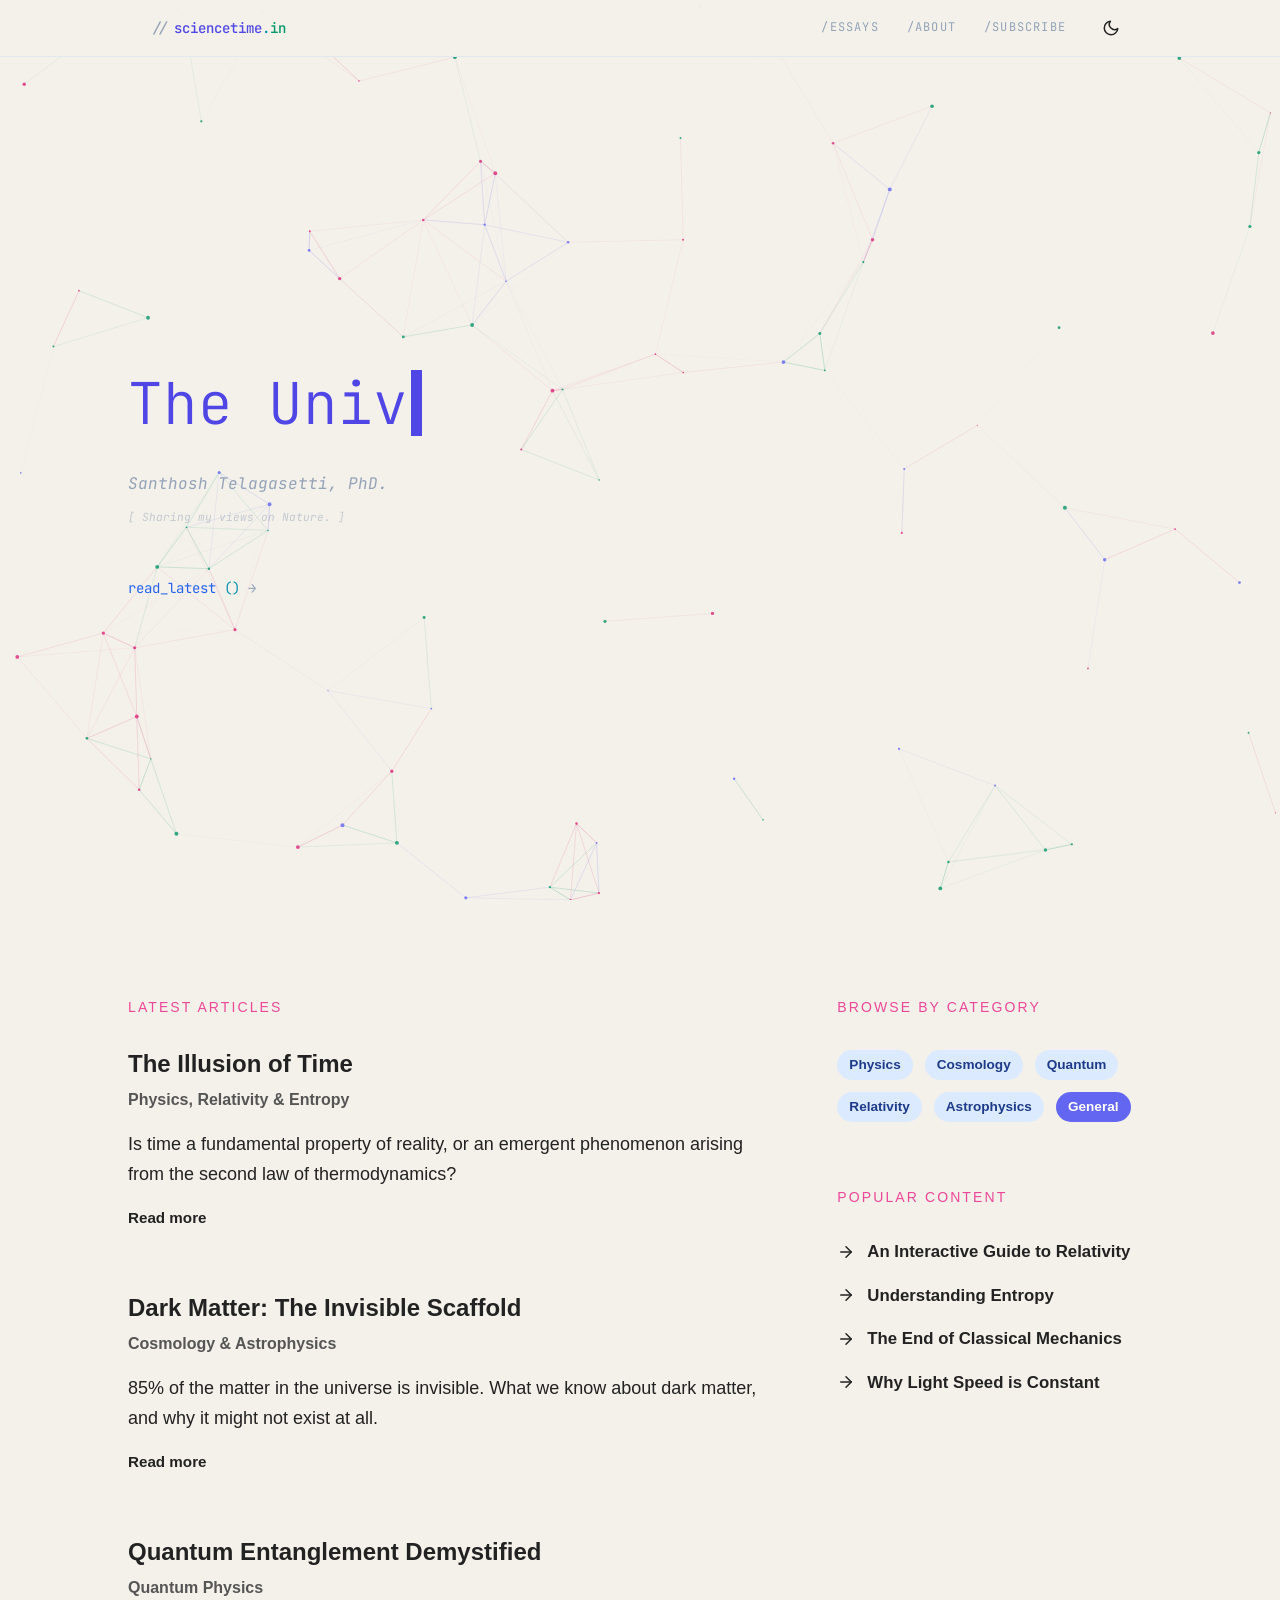
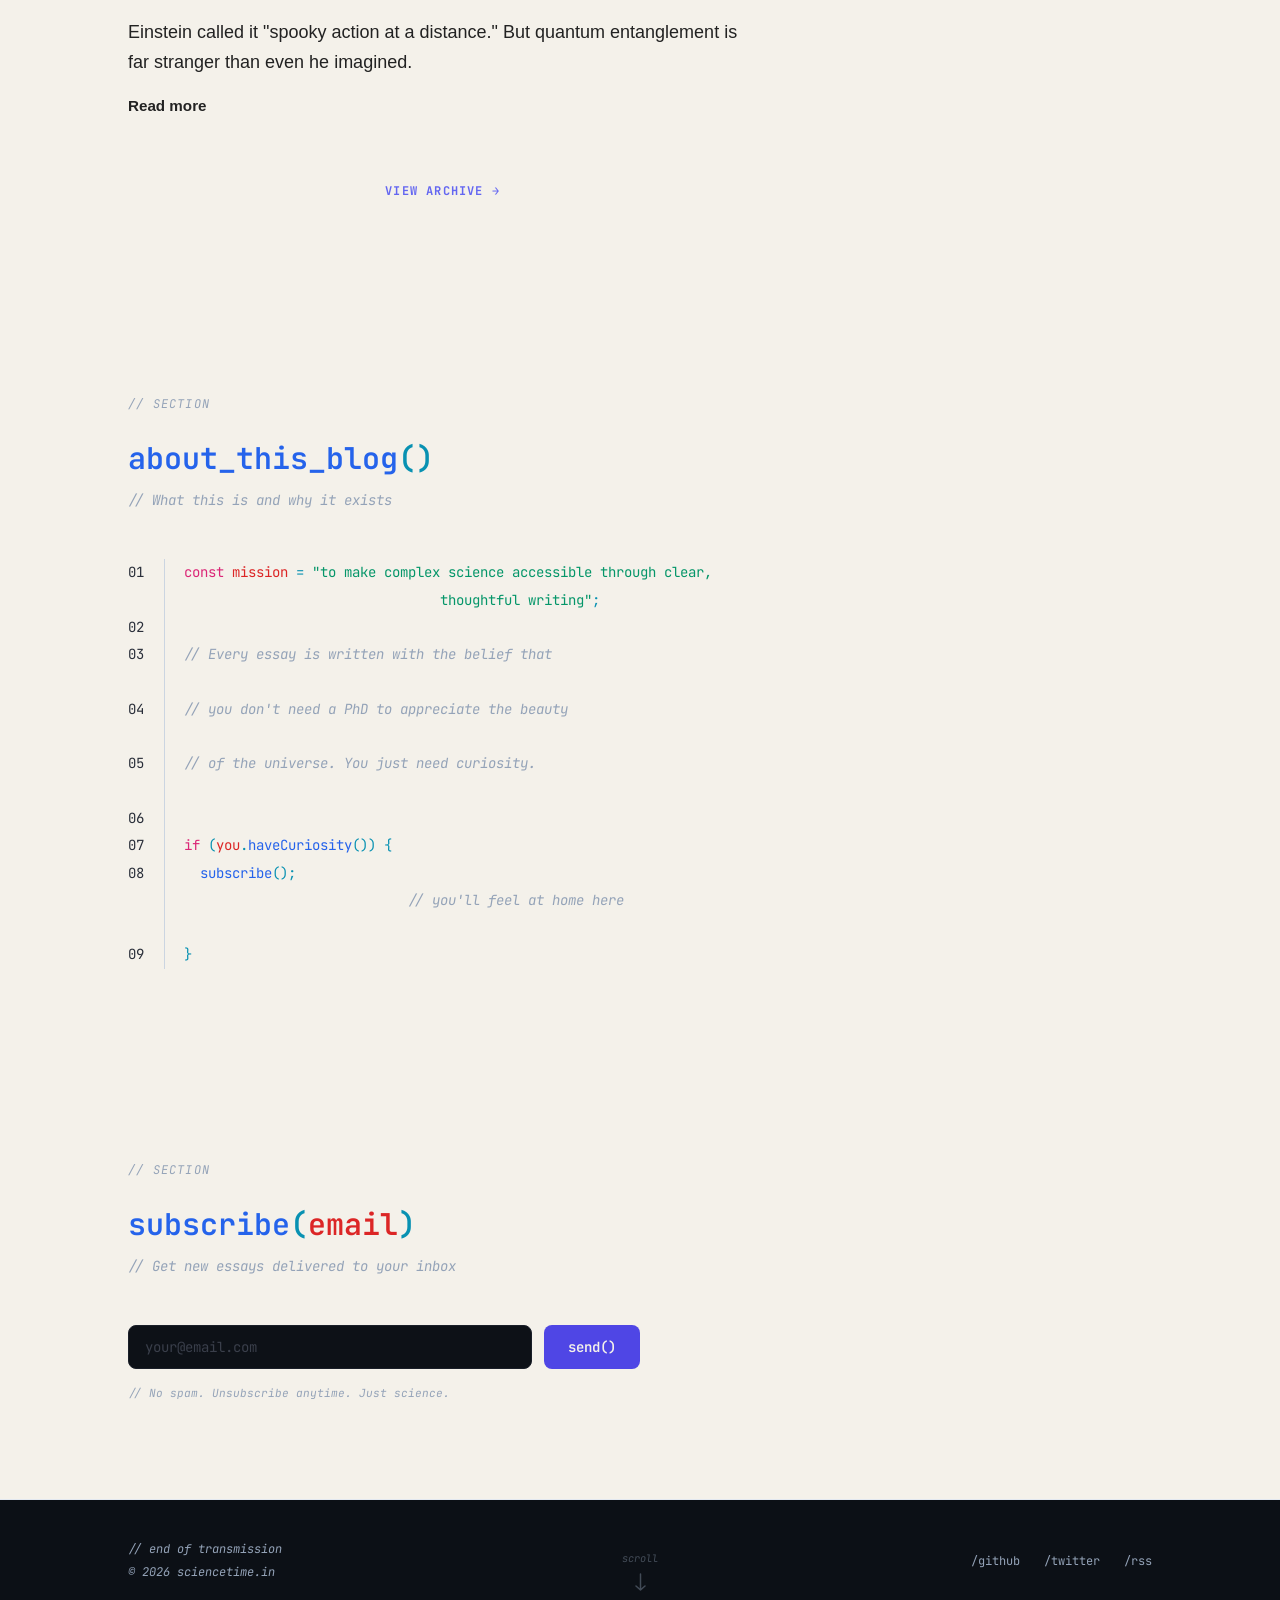
<file: index.html>
<!DOCTYPE html>
<html lang="en">

<head>
    <meta charset="UTF-8">
    <meta name="viewport" content="width=device-width, initial-scale=1.0">
    <meta name="description" content="Science Time - Exploring the universe through code and words.">
    <meta name="author" content="Science Time">
    <meta name="robots" content="index, follow">
    <meta property="og:title" content="Science Time">
    <meta property="og:description" content="Science Time - Exploring the universe through code and words.">
    <meta property="og:type" content="website">
    <meta property="og:site_name" content="Science Time">
    <meta name="twitter:card" content="summary_large_image">
    <title>sciencetime.in</title>

    <link rel="preconnect" href="https://fonts.googleapis.com">
    <link rel="preconnect" href="https://fonts.gstatic.com" crossorigin>
    <link
        href="https://fonts.googleapis.com/css2?family=JetBrains+Mono:ital,wght@0,300;0,400;0,500;0,600;0,700;1,400&family=Nunito:wght@400;600;700;800&display=swap"
        rel="stylesheet">

    <link rel="stylesheet" href="style.css">
</head>

<body>
    <!-- ====== SPACETIME GRID CANVAS ====== -->
    <canvas id="spacetime-canvas" aria-hidden="true"></canvas>

    <div class="content-wrapper">
        <!-- ── Header ── -->
        <header class="site-header">
            <div class="container header-inner">
                <a href="#" class="logo">
                    <span class="sc">//</span><span class="sg">sciencetime<span class="so">.</span><span
                            class="ss">in</span>
                </a>
                <nav class="desktop-nav" aria-label="Main navigation">
                    <a href="#essays" class="nav-link">/essays</a>
                    <a href="#about" class="nav-link">/about</a>
                    <a href="#subscribe" class="nav-link">/subscribe</a>

                    <button class="theme-toggle-btn" aria-label="Toggle theme">
                        <svg class="sun-icon" xmlns="http://www.w3.org/2000/svg" width="18" height="18"
                            viewBox="0 0 24 24" fill="none" stroke="currentColor" stroke-width="2"
                            stroke-linecap="round" stroke-linejoin="round">
                            <circle cx="12" cy="12" r="5"></circle>
                            <line x1="12" y1="1" x2="12" y2="3"></line>
                            <line x1="12" y1="21" x2="12" y2="23"></line>
                            <line x1="4.22" y1="4.22" x2="5.64" y2="5.64"></line>
                            <line x1="18.36" y1="18.36" x2="19.78" y2="19.78"></line>
                            <line x1="1" y1="12" x2="3" y2="12"></line>
                            <line x1="21" y1="12" x2="23" y2="12"></line>
                            <line x1="4.22" y1="19.78" x2="5.64" y2="18.36"></line>
                            <line x1="18.36" y1="5.64" x2="19.78" y2="4.22"></line>
                        </svg>
                        <svg class="moon-icon" xmlns="http://www.w3.org/2000/svg" width="18" height="18"
                            viewBox="0 0 24 24" fill="none" stroke="currentColor" stroke-width="2"
                            stroke-linecap="round" stroke-linejoin="round">
                            <path d="M21 12.79A9 9 0 1 1 11.21 3 7 7 0 0 0 21 12.79z"></path>
                        </svg>
                    </button>
                </nav>
                <button id="mob-btn" class="mobile-toggle sc" aria-label="Toggle menu"
                    aria-expanded="false">[menu]</button>
            </div>
            <nav id="mob-menu" class="mobile-nav hidden" aria-label="Mobile navigation">
                <a href="#essays" class="nav-link">/essays</a>
                <a href="#about" class="nav-link">/about</a>
                <a href="#subscribe" class="nav-link">/subscribe</a>

                <button class="theme-toggle-btn nav-link"
                    style="text-align: left; background: none; border: none; cursor: pointer; color: inherit; font-family: inherit; font-size: inherit;"
                    aria-label="Toggle theme">
                    <svg class="sun-icon" xmlns="http://www.w3.org/2000/svg" width="18" height="18"
                        viewBox="0 0 24 24" fill="none" stroke="currentColor" stroke-width="2"
                        stroke-linecap="round" stroke-linejoin="round">
                        <circle cx="12" cy="12" r="5"></circle>
                        <line x1="12" y1="1" x2="12" y2="3"></line>
                        <line x1="12" y1="21" x2="12" y2="23"></line>
                        <line x1="4.22" y1="4.22" x2="5.64" y2="5.64"></line>
                        <line x1="18.36" y1="18.36" x2="19.78" y2="19.78"></line>
                        <line x1="1" y1="12" x2="3" y2="12"></line>
                        <line x1="21" y1="12" x2="23" y2="12"></line>
                        <line x1="4.22" y1="19.78" x2="5.64" y2="18.36"></line>
                        <line x1="18.36" y1="5.64" x2="19.78" y2="4.22"></line>
                    </svg>
                    <svg class="moon-icon" xmlns="http://www.w3.org/2000/svg" width="18" height="18"
                        viewBox="0 0 24 24" fill="none" stroke="currentColor" stroke-width="2"
                        stroke-linecap="round" stroke-linejoin="round">
                        <path d="M21 12.79A9 9 0 1 1 11.21 3 7 7 0 0 0 21 12.79z"></path>
                    </svg>
                </button>
            </nav>
        </header>

        <!-- ── Hero ── -->
        <section id="hero" class="hero-section section-pad">
            <div class="container">
                <!-- <p class="section-label sc">&gt; cd /universe/exploration</p> -->

                <div class="hero-title">
                    <span class="sc"></span><br>
                    <span id="hero-text" class="sg"></span><span class="hero-cursor"></span><br>
                    <span class="sc"></span>
                </div>

                <p class="hero-desc sc">
                    Santhosh Telagasetti, PhD.<br>
                </p>
                <p class="hero-hint sc">[ Sharing my views on Nature. ]</p>

                <a href="#essays" class="btn-read sf">
                    read_latest<span class="so">()</span> <span class="sc">→</span>
                </a>
            </div>

            <div class="scroll-indicator scroll-anim sc">
                <span>scroll</span>
                <svg width="11" height="18" viewBox="0 0 11 18" fill="none" stroke="currentColor" stroke-width="1.5"
                    stroke-linecap="round" stroke-linejoin="round">
                    <path d="M5.5 1v16M1 13l4.5 4L10 13" />
                </svg>
            </div>
        </section>

        <!-- ── Essays ── -->
        <section id="essays" class="essays-section section-pad section-bg">
            <div class="container layout-grid">
                <div class="main-column">
                    <h2 class="category-heading">LATEST ARTICLES</h2>

                    <div class="articles-list" id="articles-list">
                        <!-- Article 1 -->
                        <article class="flat-article">
                            <h3 class="flat-title">The Illusion of Time</h3>
                            <p class="flat-subtitle">Physics, Relativity & Entropy</p>
                            <p class="flat-body">
                                Is time a fundamental property of reality, or an emergent phenomenon arising from the
                                second law of thermodynamics?
                            </p>
                            <a href="articles/the-illusion-of-time.html" class="flat-read-link">Read more</a>
                        </article>

                        <!-- Article 2 -->
                        <article class="flat-article">
                            <h3 class="flat-title">Dark Matter: The Invisible Scaffold</h3>
                            <p class="flat-subtitle">Cosmology & Astrophysics</p>
                            <p class="flat-body">
                                85% of the matter in the universe is invisible. What we know about dark matter, and why
                                it might not exist at all.
                            </p>
                            <a href="articles/dark-matter.html" class="flat-read-link">Read more</a>
                        </article>

                        <!-- Article 3 -->
                        <article class="flat-article">
                            <h3 class="flat-title">Quantum Entanglement Demystified</h3>
                            <p class="flat-subtitle">Quantum Physics</p>
                            <p class="flat-body">
                                Einstein called it "spooky action at a distance." But quantum entanglement is far
                                stranger than even he imagined.
                            </p>
                            <a href="articles/quantum-entanglement.html" class="flat-read-link">Read more</a>
                        </article>

                        <!-- Article 4 (Archive) -->
                        <article class="flat-article hidden archive-item">
                            <h3 class="flat-title">The Geometry of Space-Time</h3>
                            <p class="flat-subtitle">Relativity & Geometry</p>
                            <p class="flat-body">
                                How Einstein bent the rules of geometry to explain gravity and the shape of our
                                universe.
                            </p>
                            <a href="articles/the-geometry-of-spacetime.html" class="flat-read-link">Read more</a>
                        </article>

                        <!-- Article 5 (Archive) -->
                        <article class="flat-article hidden archive-item">
                            <h3 class="flat-title">Black Holes and Paradoxes</h3>
                            <p class="flat-subtitle">Blackholes & Paradoxes</p>
                            <p class="flat-body">
                                Where physics breaks down. Information loss and the ultimate fate of all matter that
                                crosses the event horizon.
                            </p>
                            <a href="articles/black-holes-and-paradoxes.html" class="flat-read-link">Read more</a>
                        </article>
                    </div>

                    <div class="view-archive">
                        <a href="#" id="view-archive-btn" class="archive-link"
                            style="color: var(--accent-color); font-weight: bold; margin-top: 1rem; display: inline-block;">View
                            Archive <span>→</span></a>
                    </div>
                </div>

                <aside class="sidebar-column">
                    <section class="sidebar-section">
                        <h2 class="category-heading">BROWSE BY CATEGORY</h2>
                        <div class="category-pills">
                            <span class="category-pill">Physics</span>
                            <span class="category-pill">Cosmology</span>
                            <span class="category-pill">Quantum</span>
                            <span class="category-pill">Relativity</span>
                            <span class="category-pill">Astrophysics</span>
                            <span class="category-pill active">General</span>
                        </div>
                    </section>

                    <section class="sidebar-section">
                        <h2 class="category-heading">POPULAR CONTENT</h2>
                        <ul class="popular-list">
                            <li>
                                <a href="articles/the-geometry-of-spacetime.html">
                                    <svg xmlns="http://www.w3.org/2000/svg" width="18" height="18" viewBox="0 0 24 24"
                                        fill="none" stroke="currentColor" stroke-width="2" stroke-linecap="round"
                                        stroke-linejoin="round" class="arrow-icon">
                                        <line x1="5" y1="12" y2="12" x2="19"></line>
                                        <polyline points="12 5 19 12 12 19"></polyline>
                                    </svg>
                                    An Interactive Guide to Relativity
                                </a>
                            </li>
                            <li>
                                <a href="articles/the-illusion-of-time.html">
                                    <svg xmlns="http://www.w3.org/2000/svg" width="18" height="18" viewBox="0 0 24 24"
                                        fill="none" stroke="currentColor" stroke-width="2" stroke-linecap="round"
                                        stroke-linejoin="round" class="arrow-icon">
                                        <line x1="5" y1="12" y2="12" x2="19"></line>
                                        <polyline points="12 5 19 12 12 19"></polyline>
                                    </svg>
                                    Understanding Entropy
                                </a>
                            </li>
                            <li>
                                <a href="articles/quantum-entanglement.html">
                                    <svg xmlns="http://www.w3.org/2000/svg" width="18" height="18" viewBox="0 0 24 24"
                                        fill="none" stroke="currentColor" stroke-width="2" stroke-linecap="round"
                                        stroke-linejoin="round" class="arrow-icon">
                                        <line x1="5" y1="12" y2="12" x2="19"></line>
                                        <polyline points="12 5 19 12 12 19"></polyline>
                                    </svg>
                                    The End of Classical Mechanics
                                </a>
                            </li>
                            <li>
                                <a href="articles/black-holes-and-paradoxes.html">
                                    <svg xmlns="http://www.w3.org/2000/svg" width="18" height="18" viewBox="0 0 24 24"
                                        fill="none" stroke="currentColor" stroke-width="2" stroke-linecap="round"
                                        stroke-linejoin="round" class="arrow-icon">
                                        <line x1="5" y1="12" y2="12" x2="19"></line>
                                        <polyline points="12 5 19 12 12 19"></polyline>
                                    </svg>
                                    Why Light Speed is Constant
                                </a>
                            </li>
                        </ul>
                    </section>
                </aside>
            </div>
        </section>

        <!-- ── About ── -->
        <section id="about" class="about-section section-pad section-bg-alt">
            <div class="container">
                <p class="section-label sc">// section</p>
                <h2 class="section-title"><span class="sf">about_this_blog</span><span class="so">()</span></h2>
                <p class="section-desc sc">// What this is and why it exists</p>

                <div class="code-block">
                    <div class="code-line"><span class="line-num">01</span>
                        <div class="code-text"><span class="sk">const</span> <span class="sv">mission</span> <span
                                class="so">=</span> <span class="ss">"to make complex science accessible through clear,
                                thoughtful writing"</span><span class="so">;</span></div>
                    </div>
                    <div class="code-line"><span class="line-num">02</span>
                        <div class="code-text"></div>
                    </div>
                    <div class="code-line"><span class="line-num">03</span>
                        <div class="code-text"><span class="sc">// Every essay is written with the belief that</span>
                        </div>
                    </div>
                    <div class="code-line"><span class="line-num">04</span>
                        <div class="code-text"><span class="sc">// you don't need a PhD to appreciate the beauty</span>
                        </div>
                    </div>
                    <div class="code-line"><span class="line-num">05</span>
                        <div class="code-text"><span class="sc">// of the universe. You just need curiosity.</span>
                        </div>
                    </div>
                    <div class="code-line"><span class="line-num">06</span>
                        <div class="code-text"></div>
                    </div>
                    <div class="code-line"><span class="line-num">07</span>
                        <div class="code-text"><span class="sk">if</span> <span class="so">(</span><span
                                class="sv">you</span><span class="so">.</span><span class="sf">haveCuriosity</span><span
                                class="so">()) {</span></div>
                    </div>
                    <div class="code-line"><span class="line-num">08</span>
                        <div class="code-text">&nbsp;&nbsp;<span class="sf">subscribe</span><span class="so">();</span>
                            <span class="sc">// you'll feel at home here</span>
                        </div>
                    </div>
                    <div class="code-line"><span class="line-num">09</span>
                        <div class="code-text"><span class="so">}</span></div>
                    </div>
                </div>
            </div>
        </section>

        <!-- ── Subscribe ── -->
        <section id="subscribe" class="subscribe-section section-pad section-bg">
            <div class="container">
                <p class="section-label sc">// section</p>
                <h2 class="section-title"><span class="sf">subscribe</span><span class="so">(</span><span
                        class="sv">email</span><span class="so">)</span></h2>
                <p class="section-desc sc">// Get new essays delivered to your inbox</p>

                <div class="subscribe-form-container">
                    <form class="subscribe-form" onsubmit="event.preventDefault();">
                        <input type="email" placeholder="your@email.com" required class="sub-input"
                            aria-label="Email address">
                        <button type="submit" class="sub-btn">send()</button>
                    </form>
                    <p class="subscribe-note sc">// No spam. Unsubscribe anytime. Just science.</p>
                </div>
            </div>
        </section>

        <!-- ── Footer ── -->
        <footer class="site-footer">
            <div class="container footer-inner">
                <div class="footer-left sc">
                    <span>// end of transmission</span><br>
                    <span class="copyright">© <span id="yr"></span> sciencetime.in</span>
                </div>
                <div class="footer-links">
                    <a href="#" class="nav-link">/github</a>
                    <a href="#" class="nav-link">/twitter</a>
                    <a href="#" class="nav-link">/rss</a>
                </div>
            </div>
        </footer>
    </div>

    <!-- ====== SCRIPTS ====== -->
    <script src="script.js?v=2"></script>
</body>

</html>
</file>
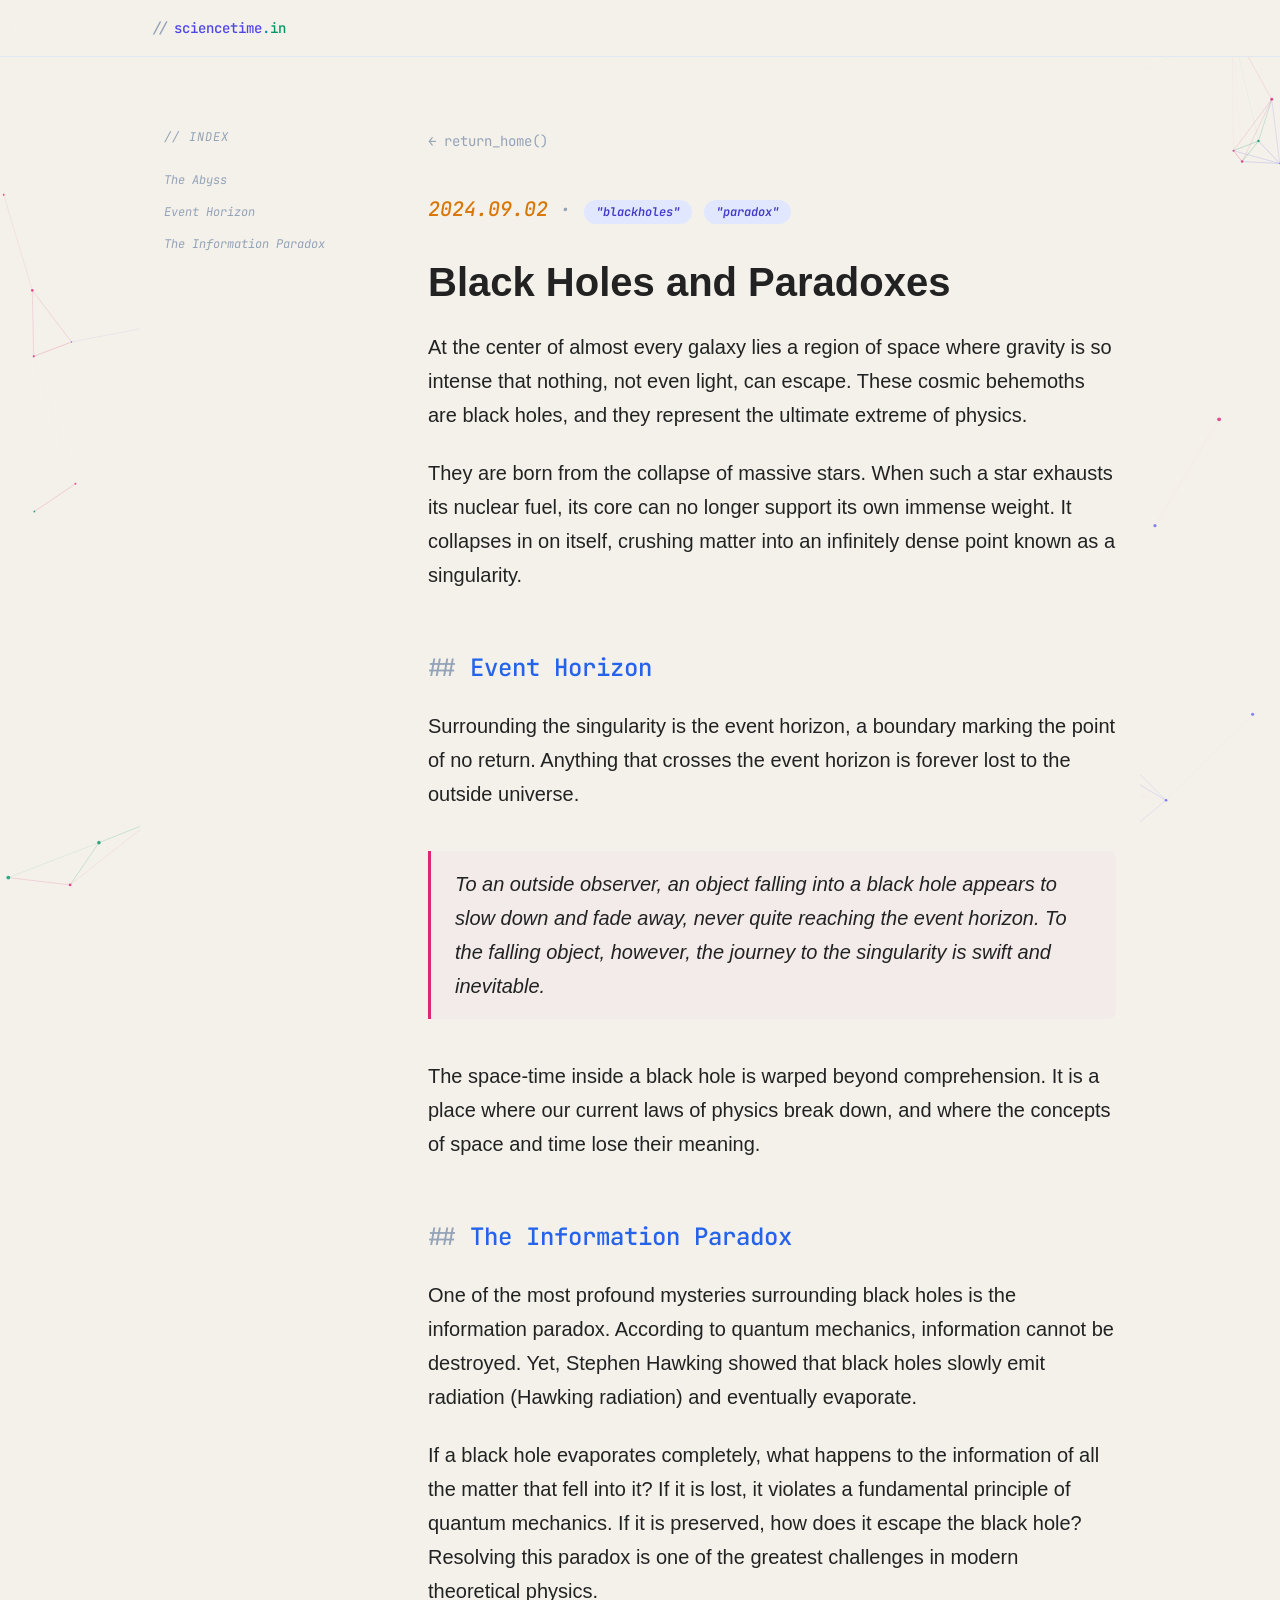
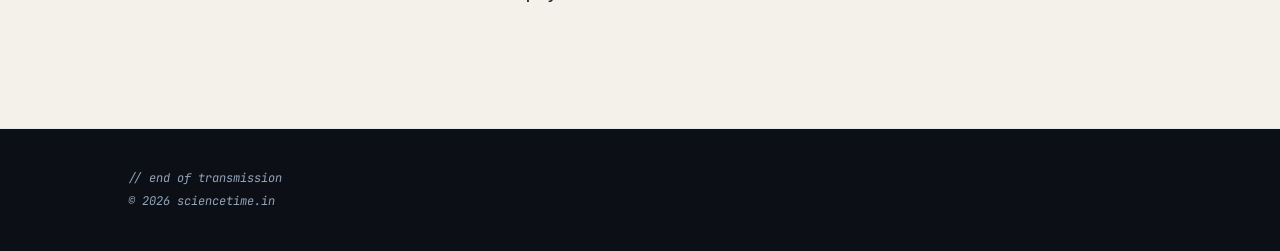
<file: articles/black-holes-and-paradoxes.html>
<!DOCTYPE html>
<html lang="en">

<head>
    <meta charset="UTF-8">
    <meta name="viewport" content="width=device-width, initial-scale=1.0">
    <title>Black Holes and Paradoxes - sciencetime.in</title>
    <link rel="preconnect" href="https://fonts.googleapis.com">
    <link rel="preconnect" href="https://fonts.gstatic.com" crossorigin>
    <link
        href="https://fonts.googleapis.com/css2?family=JetBrains+Mono:ital,wght@0,300;0,400;0,500;0,600;0,700;1,400&family=Nunito:wght@400;600;700;800&display=swap"
        rel="stylesheet">
    <link rel="stylesheet" href="../style.css">

</head>

<body>
    <canvas id="spacetime-canvas" aria-hidden="true"></canvas>

    <div class="content-wrapper">
        <header class="site-header">
            <div class="container header-inner">
                <a href="../index.html" class="logo">
                    <span class="sc">//</span><span class="sg">sciencetime<span class="so">.</span><span
                            class="ss">in</span>
                </a>
            </div>
        </header>

        <main class="article-layout section-bg">
            <aside class="article-toc lg-block">
                <div class="toc-inner sc">
                    <p class="toc-title">// index</p>
                    <nav class="toc-nav">
                        <a href="#intro" class="toc-link">The Abyss</a>
                        <a href="#horizon" class="toc-link">Event Horizon</a>
                        <a href="#paradox" class="toc-link">The Information Paradox</a>
                    </nav>
                </div>
            </aside>

            <div class="article-content-wrapper">
                <a href="../index.html" class="back-link"><span class="sc">←</span> return_home()</a>

                <article class="prose">
                    <div style="margin-bottom: 2rem;" class="sc text-sm">
                        <span class="sn">2024.09.02</span> · <span class="tag">"blackholes"</span> <span
                            class="tag">"paradox"</span>
                    </div>

                    <h1 id="intro">Black Holes and Paradoxes</h1>

                    <p>At the center of almost every galaxy lies a region of space where gravity is so intense that nothing, not even light, can escape. These cosmic behemoths are black holes, and they represent the ultimate extreme of physics.</p>

                    <p>They are born from the collapse of massive stars. When such a star exhausts its nuclear fuel, its core can no longer support its own immense weight. It collapses in on itself, crushing matter into an infinitely dense point known as a singularity.</p>

                    <h2 id="horizon">Event Horizon</h2>
                    <p>Surrounding the singularity is the event horizon, a boundary marking the point of no return. Anything that crosses the event horizon is forever lost to the outside universe.</p>

                    <blockquote>To an outside observer, an object falling into a black hole appears to slow down and fade away, never quite reaching the event horizon. To the falling object, however, the journey to the singularity is swift and inevitable.</blockquote>

                    <p>The space-time inside a black hole is warped beyond comprehension. It is a place where our current laws of physics break down, and where the concepts of space and time lose their meaning.</p>

                    <h2 id="paradox">The Information Paradox</h2>
                    <p>One of the most profound mysteries surrounding black holes is the information paradox. According to quantum mechanics, information cannot be destroyed. Yet, Stephen Hawking showed that black holes slowly emit radiation (Hawking radiation) and eventually evaporate.</p>
                    <p>If a black hole evaporates completely, what happens to the information of all the matter that fell into it? If it is lost, it violates a fundamental principle of quantum mechanics. If it is preserved, how does it escape the black hole? Resolving this paradox is one of the greatest challenges in modern theoretical physics.</p>
                </article>
        </main>

        <footer class="site-footer">
            <div class="container footer-inner">
                <div class="footer-left sc">
                    <span>// end of transmission</span><br>
                    <span class="copyright">© 2026 sciencetime.in</span>
                </div>
            </div>
        </footer>
    </div>

    <script src="../script.js"></script>
</body>

</html>
</file>
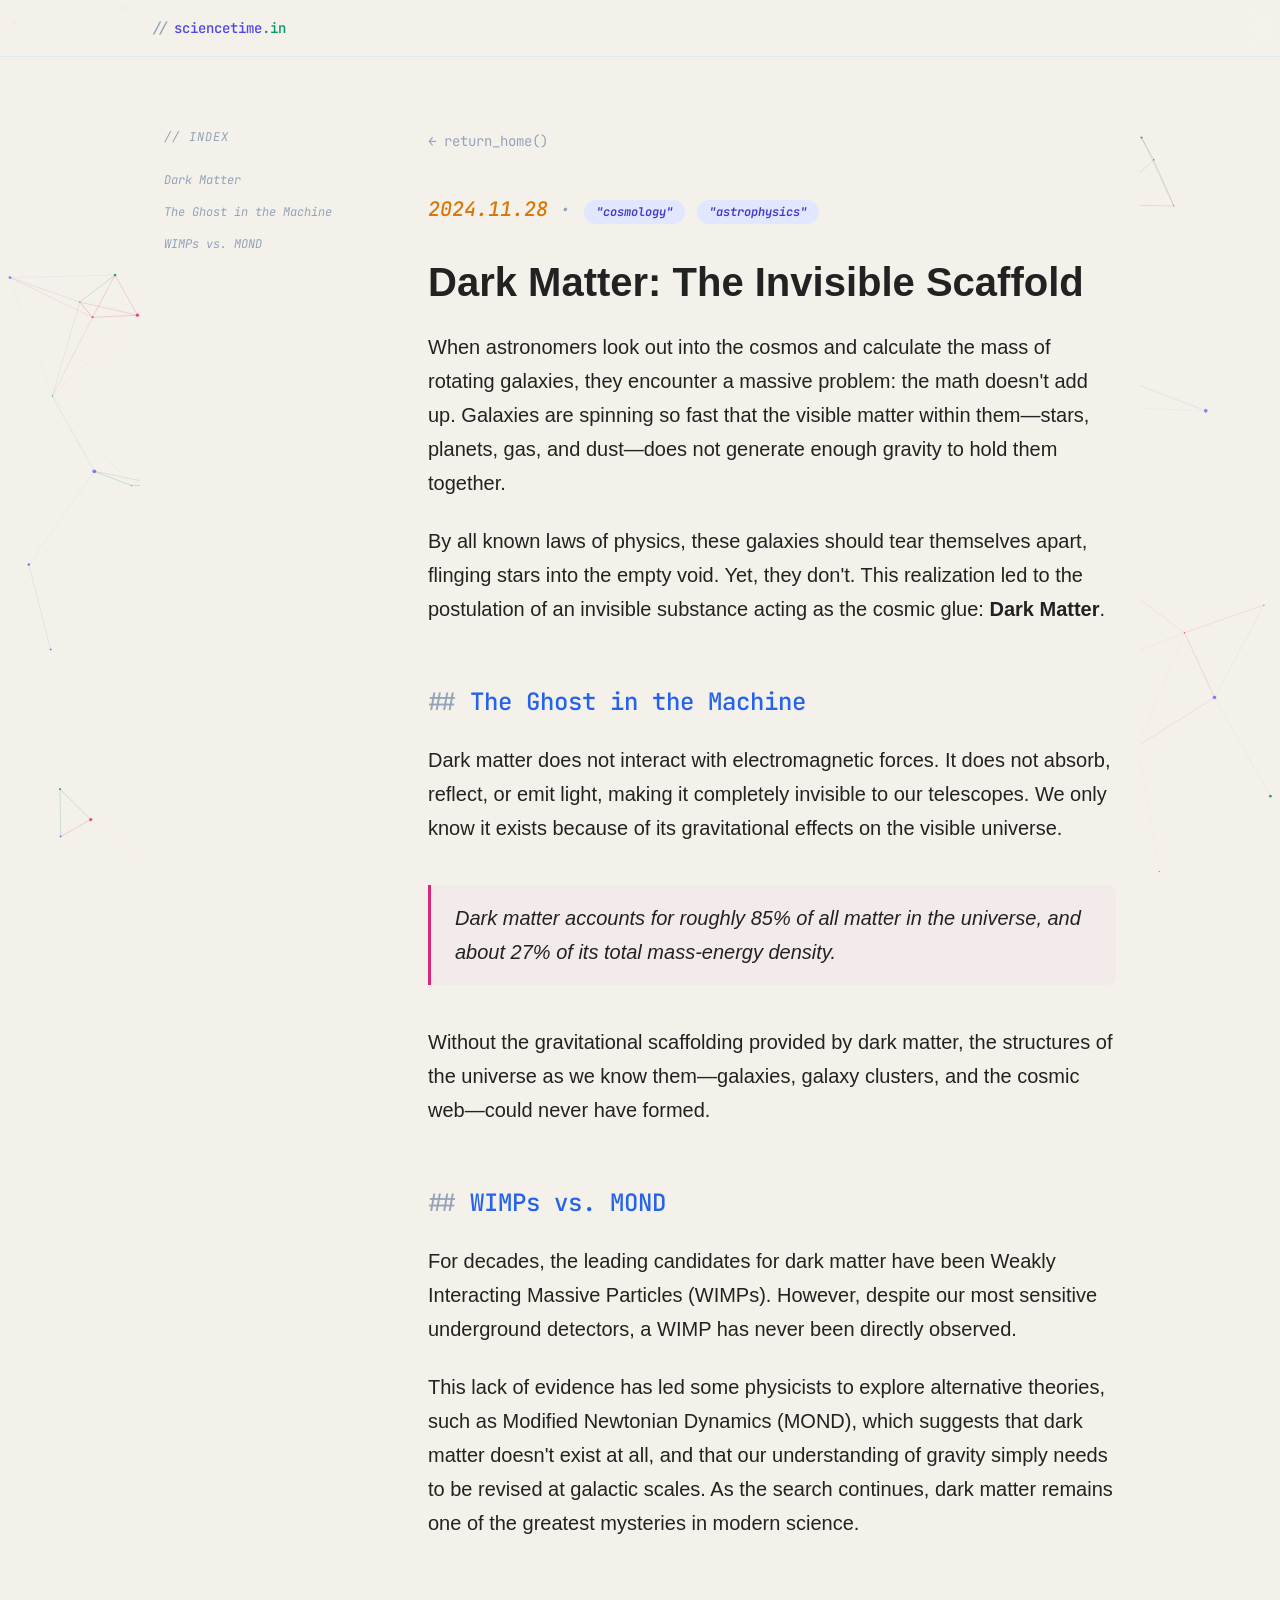
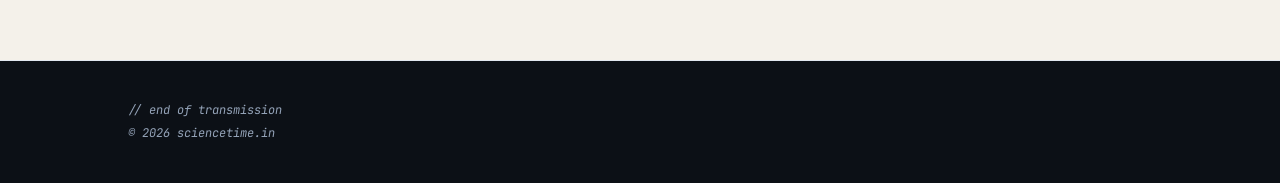
<file: articles/dark-matter.html>
<!DOCTYPE html>
<html lang="en">

<head>
    <meta charset="UTF-8">
    <meta name="viewport" content="width=device-width, initial-scale=1.0">
    <title>Dark Matter: The Invisible Scaffold - sciencetime.in</title>
    <link rel="preconnect" href="https://fonts.googleapis.com">
    <link rel="preconnect" href="https://fonts.gstatic.com" crossorigin>
    <link
        href="https://fonts.googleapis.com/css2?family=JetBrains+Mono:ital,wght@0,300;0,400;0,500;0,600;0,700;1,400&family=Nunito:wght@400;600;700;800&display=swap"
        rel="stylesheet">
    <link rel="stylesheet" href="../style.css">

</head>

<body>
    <canvas id="spacetime-canvas" aria-hidden="true"></canvas>

    <div class="content-wrapper">
        <header class="site-header">
            <div class="container header-inner">
                <a href="../index.html" class="logo">
                    <span class="sc">//</span><span class="sg">sciencetime<span class="so">.</span><span
                            class="ss">in</span>
                </a>
            </div>
        </header>

        <main class="article-layout section-bg">
            <aside class="article-toc lg-block">
                <div class="toc-inner sc">
                    <p class="toc-title">// index</p>
                    <nav class="toc-nav">
                        <a href="#intro" class="toc-link">Dark Matter</a>
                        <a href="#ghost" class="toc-link">The Ghost in the Machine</a>
                        <a href="#wimps" class="toc-link">WIMPs vs. MOND</a>
                    </nav>
                </div>
            </aside>

            <div class="article-content-wrapper">
                <a href="../index.html" class="back-link"><span class="sc">←</span> return_home()</a>

                <article class="prose">
                    <div style="margin-bottom: 2rem;" class="sc text-sm">
                        <span class="sn">2024.11.28</span> · <span class="tag">"cosmology"</span> <span
                            class="tag">"astrophysics"</span>
                    </div>

                    <h1 id="intro">Dark Matter: The Invisible Scaffold</h1>

                    <p>When astronomers look out into the cosmos and calculate the mass of rotating galaxies, they
                        encounter a massive problem: the math doesn't add up. Galaxies are spinning so fast that the
                        visible matter within them—stars, planets, gas, and dust—does not generate enough gravity to
                        hold them together.</p>

                    <p>By all known laws of physics, these galaxies should tear themselves apart, flinging stars into
                        the empty void. Yet, they don't. This realization led to the postulation of an invisible
                        substance acting as the cosmic glue: <strong>Dark Matter</strong>.</p>

                    <h2 id="ghost">The Ghost in the Machine</h2>
                    <p>Dark matter does not interact with electromagnetic forces. It does not absorb, reflect, or emit
                        light, making it completely invisible to our telescopes. We only know it exists because of its
                        gravitational effects on the visible universe.</p>

                    <blockquote>Dark matter accounts for roughly 85% of all matter in the universe, and about 27% of its
                        total mass-energy density.</blockquote>

                    <p>Without the gravitational scaffolding provided by dark matter, the structures of the universe as
                        we know them—galaxies, galaxy clusters, and the cosmic web—could never have formed.</p>

                    <h2 id="wimps">WIMPs vs. MOND</h2>
                    <p>For decades, the leading candidates for dark matter have been Weakly Interacting Massive
                        Particles (WIMPs). However, despite our most sensitive underground detectors, a WIMP has never
                        been directly observed.</p>
                    <p>This lack of evidence has led some physicists to explore alternative theories, such as Modified
                        Newtonian Dynamics (MOND), which suggests that dark matter doesn't exist at all, and that our
                        understanding of gravity simply needs to be revised at galactic scales. As the search continues,
                        dark matter remains one of the greatest mysteries in modern science.</p>
                </article>
        </main>

        <footer class="site-footer">
            <div class="container footer-inner">
                <div class="footer-left sc">
                    <span>// end of transmission</span><br>
                    <span class="copyright">© 2026 sciencetime.in</span>
                </div>
            </div>
        </footer>
    </div>

    <script src="../script.js"></script>
</body>

</html>
</file>
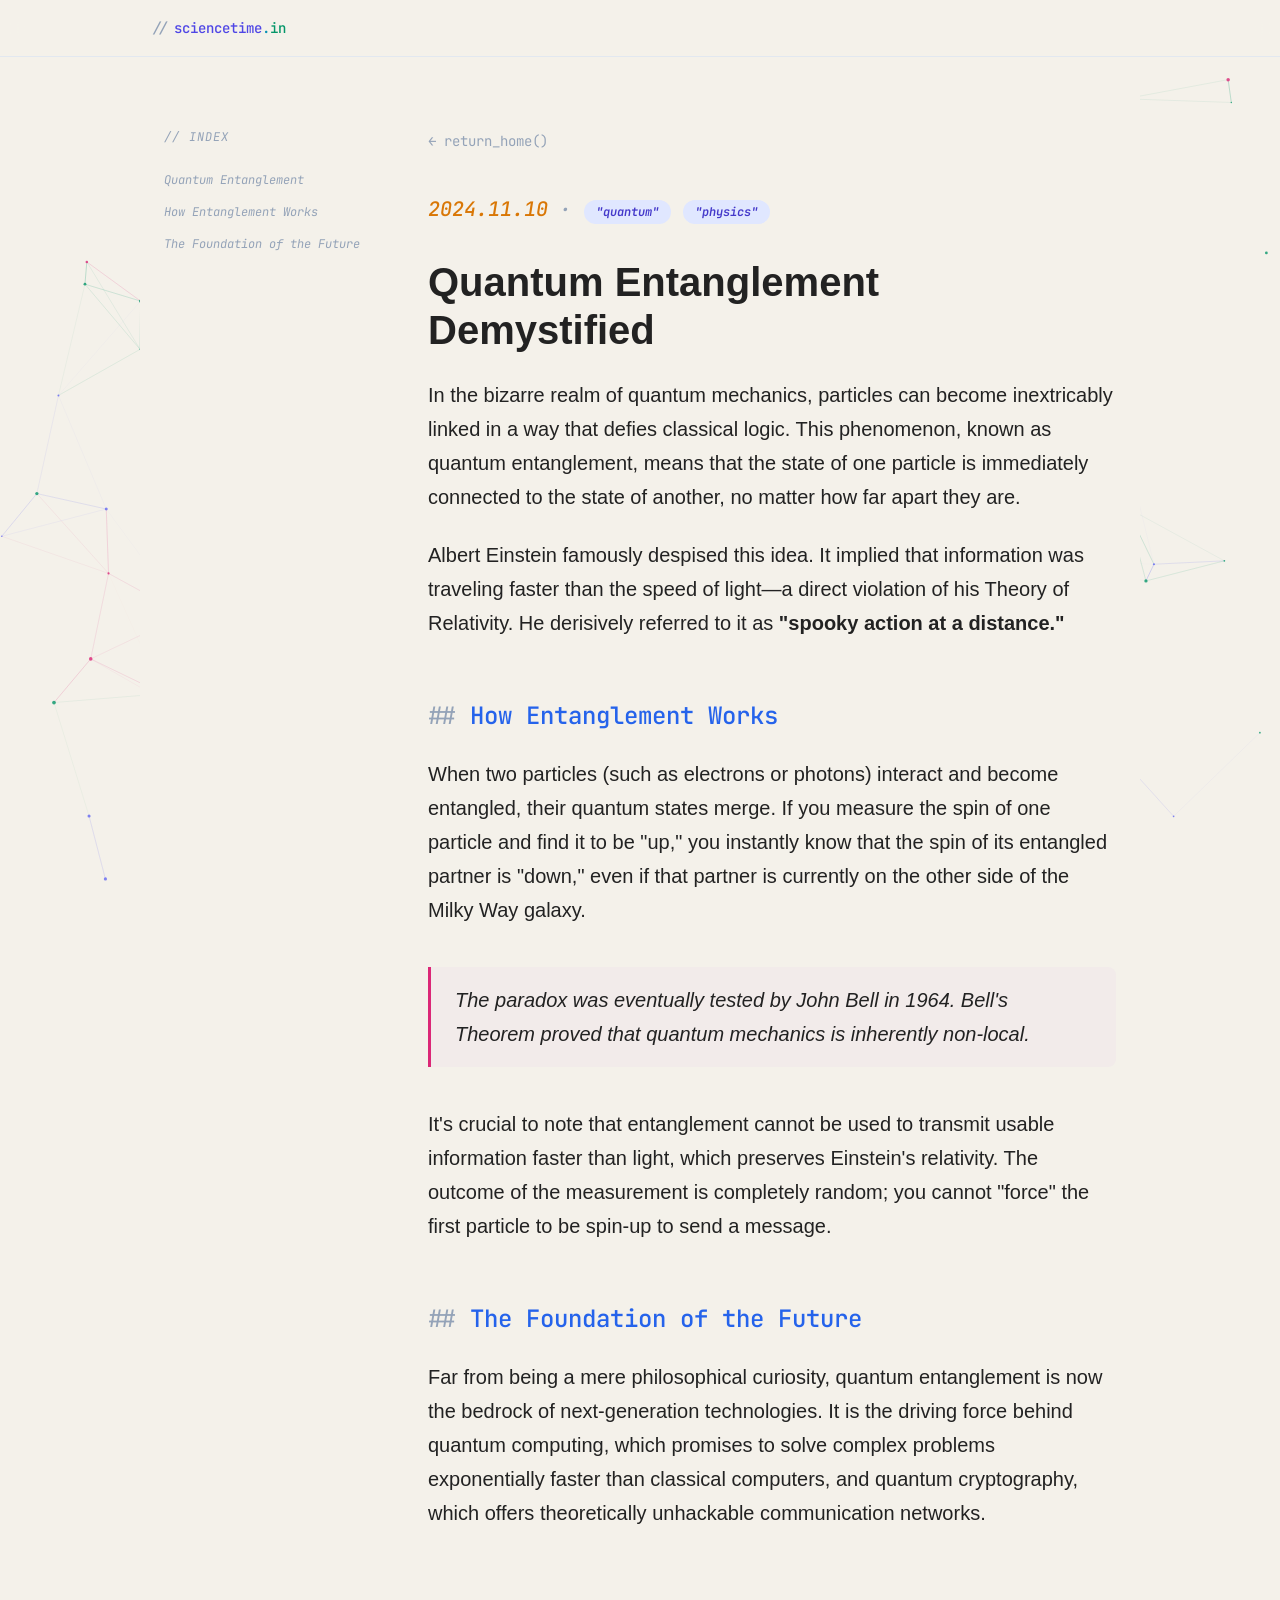
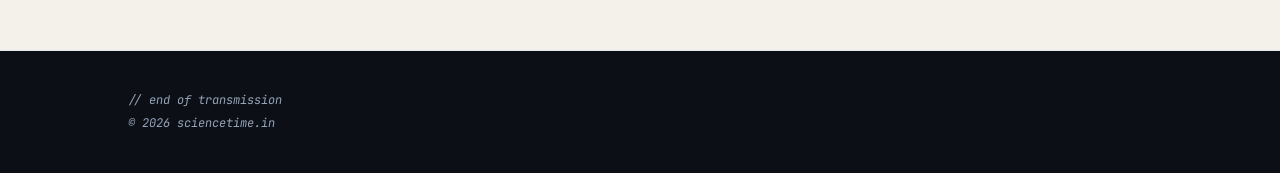
<file: articles/quantum-entanglement.html>
<!DOCTYPE html>
<html lang="en">

<head>
    <meta charset="UTF-8">
    <meta name="viewport" content="width=device-width, initial-scale=1.0">
    <title>Quantum Entanglement Demystified - sciencetime.in</title>
    <link rel="preconnect" href="https://fonts.googleapis.com">
    <link rel="preconnect" href="https://fonts.gstatic.com" crossorigin>
    <link
        href="https://fonts.googleapis.com/css2?family=JetBrains+Mono:ital,wght@0,300;0,400;0,500;0,600;0,700;1,400&family=Nunito:wght@400;600;700;800&display=swap"
        rel="stylesheet">
    <link rel="stylesheet" href="../style.css">

</head>

<body>
    <canvas id="spacetime-canvas" aria-hidden="true"></canvas>

    <div class="content-wrapper">
        <header class="site-header">
            <div class="container header-inner">
                <a href="../index.html" class="logo">
                    <span class="sc">//</span><span class="sg">sciencetime<span class="so">.</span><span
                            class="ss">in</span>
                </a>
            </div>
        </header>

        <main class="article-layout section-bg">
            <aside class="article-toc lg-block">
                <div class="toc-inner sc">
                    <p class="toc-title">// index</p>
                    <nav class="toc-nav">
                        <a href="#intro" class="toc-link">Quantum Entanglement</a>
                        <a href="#how" class="toc-link">How Entanglement Works</a>
                        <a href="#future" class="toc-link">The Foundation of the Future</a>
                    </nav>
                </div>
            </aside>

            <div class="article-content-wrapper">
                <a href="../index.html" class="back-link"><span class="sc">←</span> return_home()</a>

                <article class="prose">
                    <div style="margin-bottom: 2rem;" class="sc text-sm">
                        <span class="sn">2024.11.10</span> · <span class="tag">"quantum"</span> <span
                            class="tag">"physics"</span>
                    </div>

                    <h1 id="intro">Quantum Entanglement Demystified</h1>

                    <p>In the bizarre realm of quantum mechanics, particles can become inextricably linked in a way that
                        defies classical logic. This phenomenon, known as quantum entanglement, means that the state of
                        one particle is immediately connected to the state of another, no matter how far apart they are.
                    </p>

                    <p>Albert Einstein famously despised this idea. It implied that information was traveling faster
                        than the speed of light—a direct violation of his Theory of Relativity. He derisively referred
                        to it as <strong>"spooky action at a distance."</strong></p>

                    <h2 id="how">How Entanglement Works</h2>
                    <p>When two particles (such as electrons or photons) interact and become entangled, their quantum
                        states merge. If you measure the spin of one particle and find it to be "up," you instantly know
                        that the spin of its entangled partner is "down," even if that partner is currently on the other
                        side of the Milky Way galaxy.</p>

                    <blockquote>The paradox was eventually tested by John Bell in 1964. Bell's Theorem proved that
                        quantum mechanics is inherently non-local.</blockquote>

                    <p>It's crucial to note that entanglement cannot be used to transmit usable information faster than
                        light, which preserves Einstein's relativity. The outcome of the measurement is completely
                        random; you cannot "force" the first particle to be spin-up to send a message.</p>

                    <h2 id="future">The Foundation of the Future</h2>
                    <p>Far from being a mere philosophical curiosity, quantum entanglement is now the bedrock of
                        next-generation technologies. It is the driving force behind quantum computing, which promises
                        to solve complex problems exponentially faster than classical computers, and quantum
                        cryptography, which offers theoretically unhackable communication networks.</p>
                </article>
        </main>

        <footer class="site-footer">
            <div class="container footer-inner">
                <div class="footer-left sc">
                    <span>// end of transmission</span><br>
                    <span class="copyright">© 2026 sciencetime.in</span>
                </div>
            </div>
        </footer>
    </div>

    <script src="../script.js"></script>
</body>

</html>
</file>
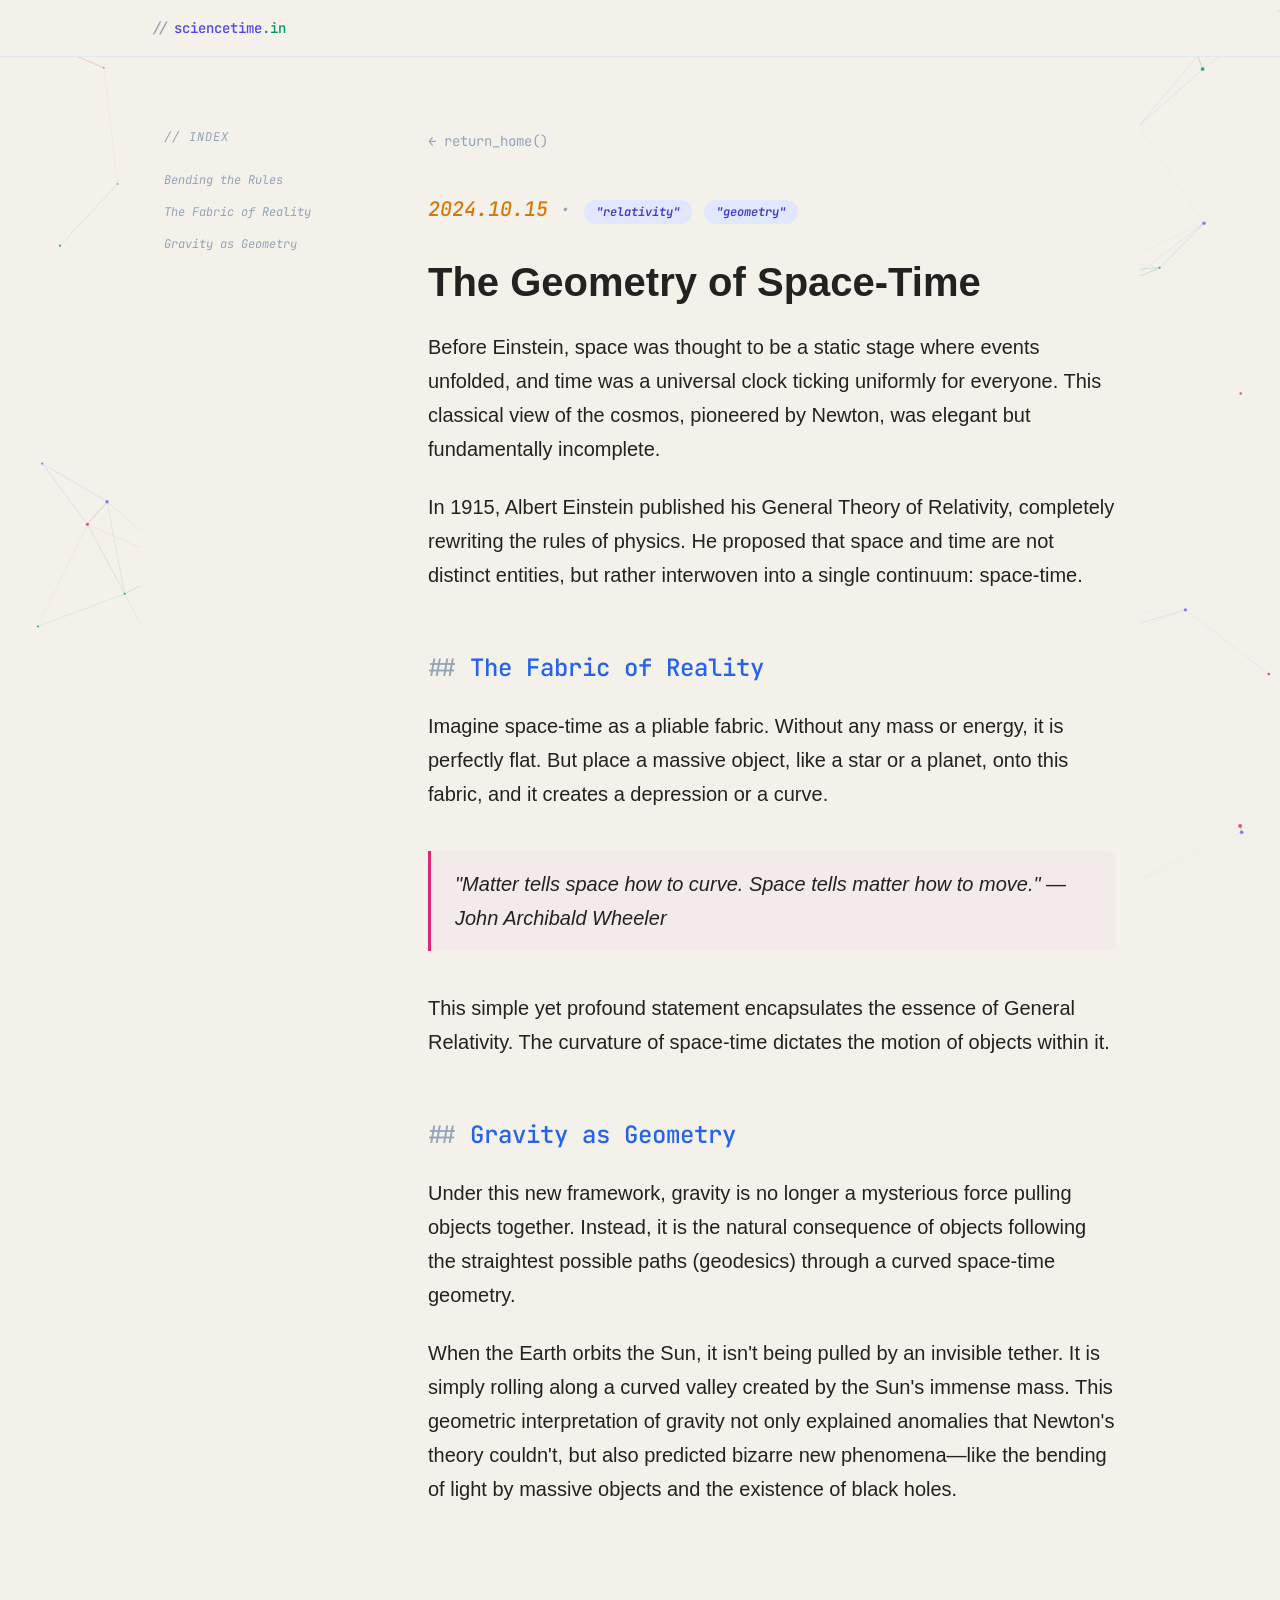
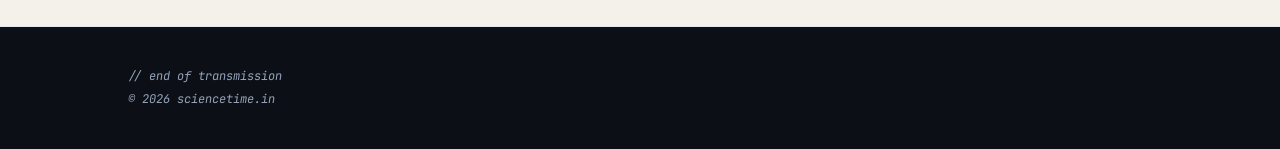
<file: articles/the-geometry-of-spacetime.html>
<!DOCTYPE html>
<html lang="en">

<head>
    <meta charset="UTF-8">
    <meta name="viewport" content="width=device-width, initial-scale=1.0">
    <title>The Geometry of Space-Time - sciencetime.in</title>
    <link rel="preconnect" href="https://fonts.googleapis.com">
    <link rel="preconnect" href="https://fonts.gstatic.com" crossorigin>
    <link
        href="https://fonts.googleapis.com/css2?family=JetBrains+Mono:ital,wght@0,300;0,400;0,500;0,600;0,700;1,400&family=Nunito:wght@400;600;700;800&display=swap"
        rel="stylesheet">
    <link rel="stylesheet" href="../style.css">

</head>

<body>
    <canvas id="spacetime-canvas" aria-hidden="true"></canvas>

    <div class="content-wrapper">
        <header class="site-header">
            <div class="container header-inner">
                <a href="../index.html" class="logo">
                    <span class="sc">//</span><span class="sg">sciencetime<span class="so">.</span><span
                            class="ss">in</span>
                </a>
            </div>
        </header>

        <main class="article-layout section-bg">
            <aside class="article-toc lg-block">
                <div class="toc-inner sc">
                    <p class="toc-title">// index</p>
                    <nav class="toc-nav">
                        <a href="#intro" class="toc-link">Bending the Rules</a>
                        <a href="#fabric" class="toc-link">The Fabric of Reality</a>
                        <a href="#gravity" class="toc-link">Gravity as Geometry</a>
                    </nav>
                </div>
            </aside>

            <div class="article-content-wrapper">
                <a href="../index.html" class="back-link"><span class="sc">←</span> return_home()</a>

                <article class="prose">
                    <div style="margin-bottom: 2rem;" class="sc text-sm">
                        <span class="sn">2024.10.15</span> · <span class="tag">"relativity"</span> <span
                            class="tag">"geometry"</span>
                    </div>

                    <h1 id="intro">The Geometry of Space-Time</h1>

                    <p>Before Einstein, space was thought to be a static stage where events unfolded, and time was a universal clock ticking uniformly for everyone. This classical view of the cosmos, pioneered by Newton, was elegant but fundamentally incomplete.</p>

                    <p>In 1915, Albert Einstein published his General Theory of Relativity, completely rewriting the rules of physics. He proposed that space and time are not distinct entities, but rather interwoven into a single continuum: space-time.</p>

                    <h2 id="fabric">The Fabric of Reality</h2>
                    <p>Imagine space-time as a pliable fabric. Without any mass or energy, it is perfectly flat. But place a massive object, like a star or a planet, onto this fabric, and it creates a depression or a curve.</p>

                    <blockquote>"Matter tells space how to curve. Space tells matter how to move." — John Archibald Wheeler</blockquote>

                    <p>This simple yet profound statement encapsulates the essence of General Relativity. The curvature of space-time dictates the motion of objects within it.</p>

                    <h2 id="gravity">Gravity as Geometry</h2>
                    <p>Under this new framework, gravity is no longer a mysterious force pulling objects together. Instead, it is the natural consequence of objects following the straightest possible paths (geodesics) through a curved space-time geometry.</p>
                    <p>When the Earth orbits the Sun, it isn't being pulled by an invisible tether. It is simply rolling along a curved valley created by the Sun's immense mass. This geometric interpretation of gravity not only explained anomalies that Newton's theory couldn't, but also predicted bizarre new phenomena—like the bending of light by massive objects and the existence of black holes.</p>
                </article>
        </main>

        <footer class="site-footer">
            <div class="container footer-inner">
                <div class="footer-left sc">
                    <span>// end of transmission</span><br>
                    <span class="copyright">© 2026 sciencetime.in</span>
                </div>
            </div>
        </footer>
    </div>

    <script src="../script.js"></script>
</body>

</html>
</file>
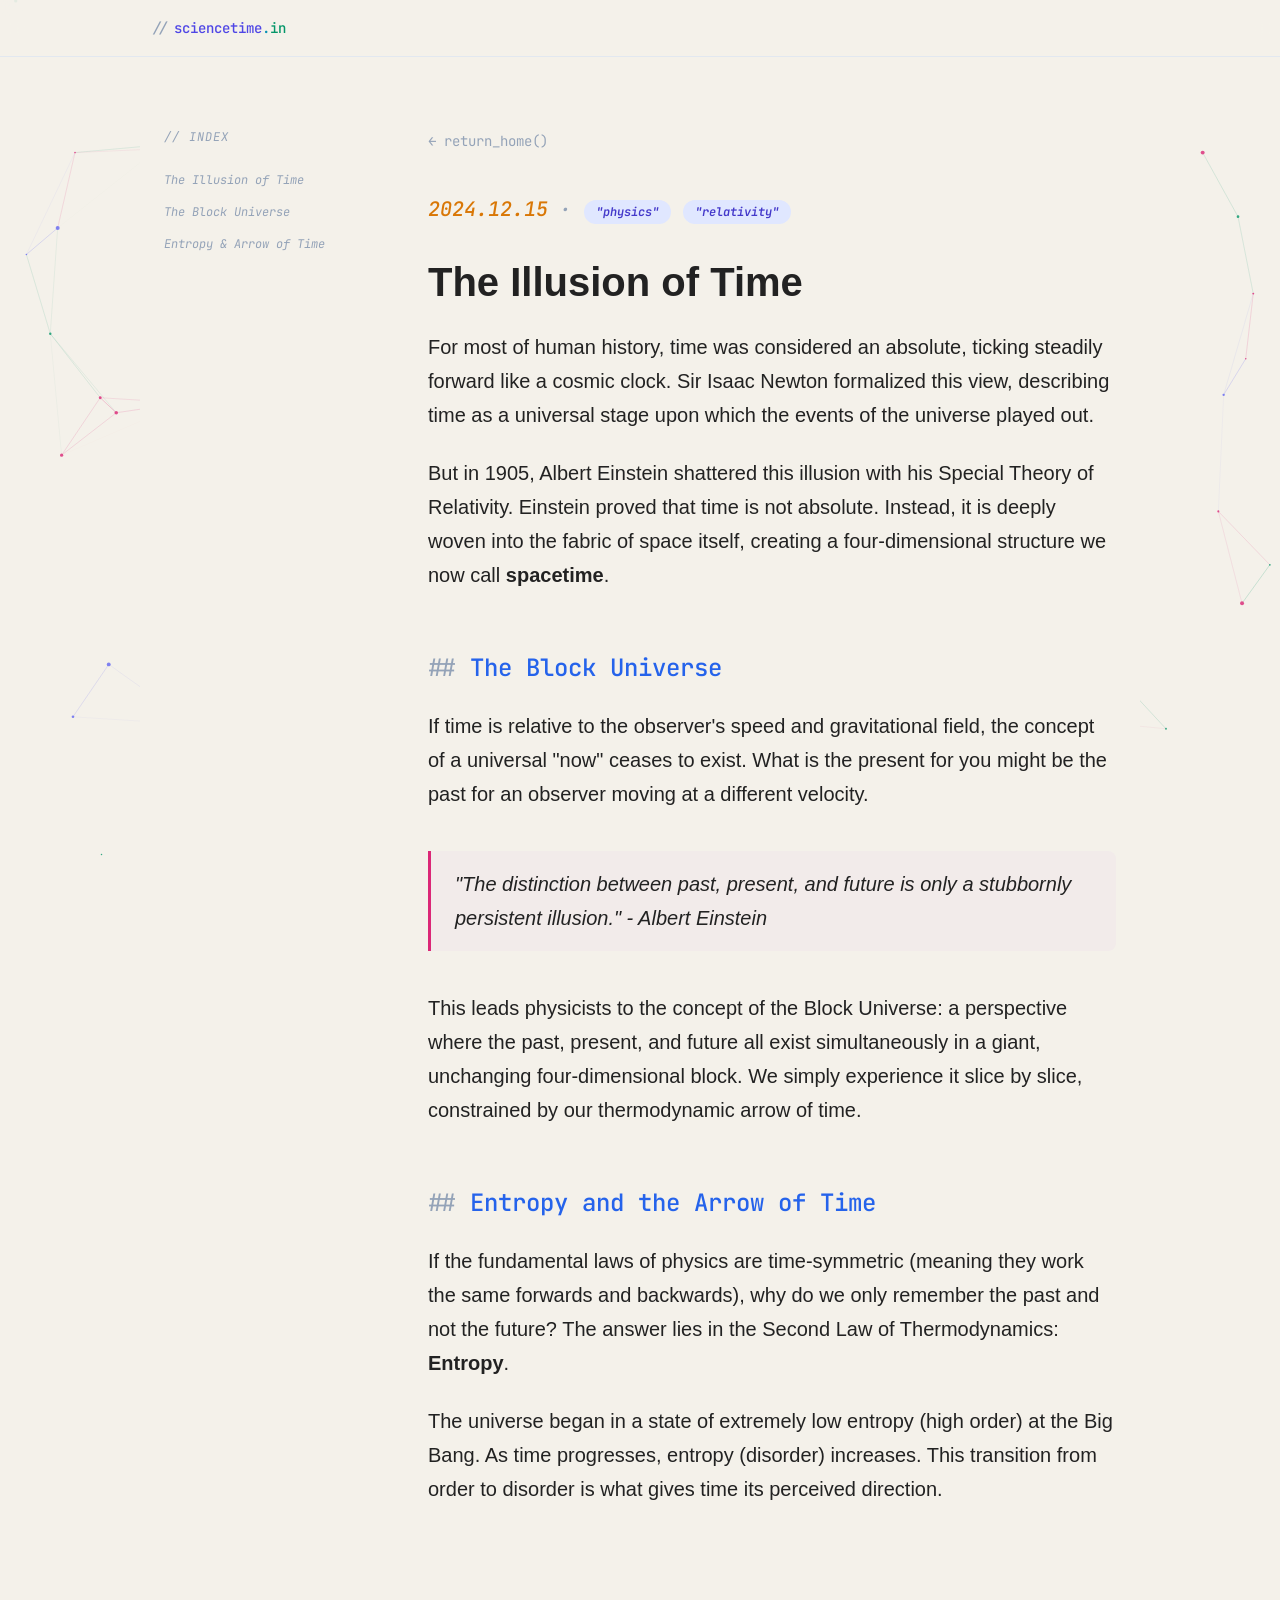
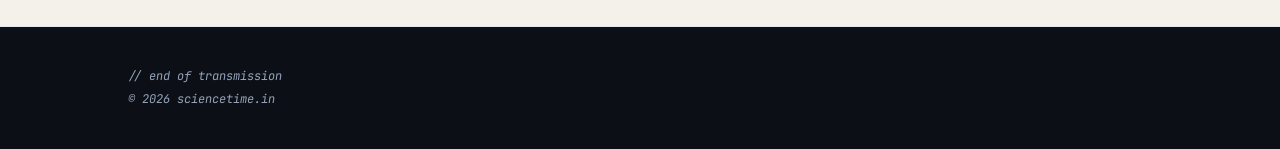
<file: articles/the-illusion-of-time.html>
<!DOCTYPE html>
<html lang="en">

<head>
    <meta charset="UTF-8">
    <meta name="viewport" content="width=device-width, initial-scale=1.0">
    <title>The Illusion of Time - sciencetime.in</title>
    <link rel="preconnect" href="https://fonts.googleapis.com">
    <link rel="preconnect" href="https://fonts.gstatic.com" crossorigin>
    <link
        href="https://fonts.googleapis.com/css2?family=JetBrains+Mono:ital,wght@0,300;0,400;0,500;0,600;0,700;1,400&family=Nunito:wght@400;600;700;800&display=swap"
        rel="stylesheet">
    <link rel="stylesheet" href="../style.css">

</head>

<body>
    <canvas id="spacetime-canvas" aria-hidden="true"></canvas>

    <div class="content-wrapper">
        <header class="site-header">
            <div class="container header-inner">
                <a href="../index.html" class="logo">
                    <span class="sc">//</span><span class="sg">sciencetime<span class="so">.</span><span
                            class="ss">in</span>
                </a>
            </div>
        </header>

        <main class="article-layout section-bg">
            <aside class="article-toc lg-block">
                <div class="toc-inner sc">
                    <p class="toc-title">// index</p>
                    <nav class="toc-nav">
                        <a href="#intro" class="toc-link">The Illusion of Time</a>
                        <a href="#block-universe" class="toc-link">The Block Universe</a>
                        <a href="#entropy" class="toc-link">Entropy & Arrow of Time</a>
                    </nav>
                </div>
            </aside>

            <div class="article-content-wrapper">
                <a href="../index.html" class="back-link"><span class="sc">←</span> return_home()</a>

                <article class="prose">
                    <div style="margin-bottom: 2rem;" class="sc text-sm">
                        <span class="sn">2024.12.15</span> · <span class="tag">"physics"</span> <span
                            class="tag">"relativity"</span>
                    </div>

                    <h1 id="intro">The Illusion of Time</h1>

                    <p>For most of human history, time was considered an absolute, ticking steadily forward like a
                        cosmic clock. Sir Isaac Newton formalized this view, describing time as a universal stage upon
                        which the events of the universe played out.</p>

                    <p>But in 1905, Albert Einstein shattered this illusion with his Special Theory of Relativity.
                        Einstein proved that time is not absolute. Instead, it is deeply woven into the fabric of space
                        itself, creating a four-dimensional structure we now call <strong>spacetime</strong>.</p>

                    <h2 id="block-universe">The Block Universe</h2>
                    <p>If time is relative to the observer's speed and gravitational field, the concept of a universal
                        "now" ceases to exist. What is the present for you might be the past for an observer moving at a
                        different velocity.</p>

                    <blockquote>"The distinction between past, present, and future is only a stubbornly persistent
                        illusion." - Albert Einstein</blockquote>

                    <p>This leads physicists to the concept of the Block Universe: a perspective where the past,
                        present, and future all exist simultaneously in a giant, unchanging four-dimensional block. We
                        simply experience it slice by slice, constrained by our thermodynamic arrow of time.</p>

                    <h2 id="entropy">Entropy and the Arrow of Time</h2>
                    <p>If the fundamental laws of physics are time-symmetric (meaning they work the same forwards and
                        backwards), why do we only remember the past and not the future? The answer lies in the Second
                        Law of Thermodynamics: <strong>Entropy</strong>.</p>
                    <p>The universe began in a state of extremely low entropy (high order) at the Big Bang. As time
                        progresses, entropy (disorder) increases. This transition from order to disorder is what gives
                        time its perceived direction.</p>
                </article>
        </main>

        <footer class="site-footer">
            <div class="container footer-inner">
                <div class="footer-left sc">
                    <span>// end of transmission</span><br>
                    <span class="copyright">© 2026 sciencetime.in</span>
                </div>
            </div>
        </footer>
    </div>

    <script src="../script.js"></script>
</body>

</html>
</file>
<file: style.css>
:root {
    --bg-color: #f4f1ea;
    --text-color: #222222;
    --text-muted: #555555;
    --border-color: #e2e8f0;
    --header-bg: rgba(244, 241, 234, 0.85);
    --card-bg: #ffffff;
    --card-border: #cbd5e1;
    --card-shadow: 0 4px 12px rgba(0, 0, 0, 0.05);
    --card-hover-shadow: 0 12px 24px rgba(99, 102, 241, 0.15);
    --card-hover-border: #818cf8;
    --accent-color: #6366f1;
    --btn-text: #ffffff;
    --tag-bg: #e0e7ff;
    --tag-text: #4338ca;
    
    --syntax-keyword: #db2777;
    --syntax-func: #2563eb;
    --syntax-string: #059669;
    --syntax-comment: #94a3b8;
    --syntax-number: #d97706;
    --syntax-operator: #0891b2;
    --syntax-variable: #dc2626;
    --syntax-accent: #4f46e5;
    
    --canvas-p1: 99, 102, 241;
    --canvas-p2: 219, 39, 119;
    --canvas-p3: 5, 150, 105;
    --canvas-line: 99, 102, 241;
}

[data-theme="dark"] {
    --bg-color: #080c12;
    --text-color: #c5c8c6;
    --text-muted: #5c6370;
    --border-color: #131820;
    --header-bg: rgba(8, 12, 18, 0.82);
    --card-bg: rgba(13, 17, 23, 0.92);
    --card-border: #151a23;
    --card-shadow: none;
    --card-hover-shadow: 0 0 40px rgba(0, 255, 156, 0.04);
    --card-hover-border: rgba(0, 255, 156, 0.18);
    --accent-color: #00ff9c;
    --btn-text: #080c12;
    --tag-bg: rgba(0, 255, 156, 0.1);
    --tag-text: #00ff9c;
    
    --syntax-keyword: #c678dd;
    --syntax-func: #61afef;
    --syntax-string: #98c379;
    --syntax-comment: #5c6370;
    --syntax-number: #d19a66;
    --syntax-operator: #56b6c2;
    --syntax-variable: #e06c75;
    --syntax-accent: #00ff9c;
    
    --canvas-p1: 0, 255, 156;
    --canvas-p2: 97, 175, 239;
    --canvas-p3: 198, 120, 221;
    --canvas-line: 0, 255, 156;
}

body {
    font-family: 'Agenda', sans-serif; ; font-weight: 400;
    background: var(--bg-color);
    color: var(--text-color);
    overflow-x: hidden;
    line-height: 1.6;
    transition: background 0.3s ease, color 0.3s ease;
}

/* Base font for code-like elements */
.sk, .sf, .ss, .sc, .sn, .so, .sv, .sg, .code-block, .btn-read, .archive-link, .nav-link, .logo, .hero-label, .section-label {
    font-family: 'JetBrains Mono', monospace;
}

@import url('https://fonts.googleapis.com/css2?family=Newsreader:ital,opsz,wght@0,6..72,300;0,6..72,400;0,6..72,500;1,6..72,400;1,6..72,500&display=swap');

/* Variables and Resets */
*, *::before, *::after {
    margin: 0;
    padding: 0;
    box-sizing: border-box;
}

html {
    scroll-behavior: smooth;
}



/* Layout Utilities */
.container {
    max-width: 64rem;
    margin: 0 auto;
    width: 100%;
}

.content-wrapper {
    position: relative;
    z-index: 10;
}

.section-pad {
    padding: 3.5rem 1.5rem;
}

.section-bg {
    background: var(--bg-color);
}

.section-bg-alt {
    background: var(--bg-color);
}

.hidden {
    display: none !important;
}

/* Typography & Syntax Palette */
.sk { color: var(--syntax-keyword); } /* keyword */
.sf { color: var(--syntax-func); } /* function */
.ss { color: var(--syntax-string); } /* string */
.sc { color: var(--syntax-comment); font-style: italic; } /* comment */
.sn { color: var(--syntax-number); } /* number */
.so { color: var(--syntax-operator); } /* operator */
.sv { color: var(--syntax-variable); } /* variable */
.sg { color: var(--syntax-accent); } /* accent */

/* Header */
.site-header {
    position: fixed;
    top: 0; left: 0; right: 0;
    z-index: 50;
    background: var(--header-bg);
    backdrop-filter: blur(14px);
    border-bottom: 1px solid var(--border-color);
}

.header-inner {
    height: 3.5rem;
    padding: 0 1.5rem;
    display: flex;
    align-items: center;
    justify-content: space-between;
}

.logo {
    display: flex;
    align-items: center;
    gap: 0.375rem;
    font-size: 0.875rem;
    font-weight: 500;
    text-decoration: none;
    color: var(--text-color);
}

.desktop-nav {
    display: none;
    align-items: center;
    gap: 1.75rem;
    font-size: 0.75rem;
    letter-spacing: 0.1em;
    text-transform: uppercase;
}

.mobile-toggle {
    font-size: 0.75rem;
    background: none;
    border: none;
    cursor: pointer;
    color: inherit;
}

.mobile-nav {
    border-top: 1px solid var(--border-color);
    padding: 1rem 1.5rem;
    display: flex;
    flex-direction: column;
    gap: 0.75rem;
    font-size: 0.75rem;
    letter-spacing: 0.1em;
    text-transform: uppercase;
}

.nav-link {
    color: var(--syntax-comment);
    text-decoration: none;
    transition: color 0.2s;
}

.nav-link:hover {
    color: var(--syntax-accent);
}

/* Hero Section */
.hero-section {
    min-height: 100vh;
    display: flex;
    flex-direction: column;
    justify-content: center;
    padding-top: 3.5rem;
}

.section-label {
    margin-bottom: 1.25rem;
    font-size: 0.75rem;
    letter-spacing: 0.1em;
    text-transform: uppercase;
}

.hero-title {
    font-size: 1.875rem;
    font-weight: 300;
    line-height: 1.2;
    margin-bottom: 2rem;
}

.hero-desc {
    font-size: 0.875rem;
    max-width: 36rem;
    margin-bottom: 0.75rem;
    line-height: 1.625;
}

.hero-hint {
    font-size: 0.7rem;
    margin-bottom: 3rem;
    opacity: 0.5;
}

.btn-read {
    display: inline-flex;
    align-items: center;
    gap: 0.5rem;
    font-size: 0.875rem;
    text-decoration: none;
    transition: color 0.2s;
}
.btn-read:hover {
    color: var(--syntax-accent);
}

.scroll-indicator {
    position: absolute;
    bottom: 2rem;
    left: 50%;
    display: flex;
    flex-direction: column;
    align-items: center;
    gap: 0.375rem;
    font-size: 0.65rem;
    opacity: 0.4;
}

/* Articles Section */
.section-title {
    font-size: 1.5rem;
    font-weight: 600;
    margin-bottom: 0.375rem;
}
.section-desc {
    font-size: 0.875rem;
    margin-bottom: 3rem;
}

.articles-list {
    display: flex;
    flex-direction: column;
    gap: 1.25rem;
}

.article-title {
    font-size: 1.125rem;
    font-weight: 500;
    margin: 0 0 0.5rem 0;
    line-height: 1.4;
}

.article-tags {
    display: flex;
    gap: 0.5rem;
    flex-wrap: wrap;
    margin-bottom: 0.5rem;
}





.article-card:hover .line-num {
    color: rgba(0, 255, 156, 0.2);
}

.article-inner {
    padding: 1.25rem;
    display: flex;
    gap: 1rem;
}

.article-lines {
    display: flex;
    flex-direction: column;
    font-size: 0.75rem;
    padding-top: 0.125rem;
    line-height: 1.75;
}

.article-content {
    flex: 1;
    font-size: 0.875rem;
    min-width: 0;
    line-height: 1.75;
}

.spacer {
    margin-top: 0.375rem;
}

.article-

.article-footer {
    display: flex;
    flex-wrap: wrap;
    align-items: center;
    gap: 0.75rem;
    font-size: 0.75rem;
}

.read-link {
    margin-left: auto;
    text-decoration: none;
    transition: color 0.2s;
}
.read-link:hover { color: var(--syntax-accent); }

.view-archive {
    margin-top: 3rem;
    text-align: center;
}
.archive-link {
    display: inline-flex;
    align-items: center;
    gap: 0.5rem;
    font-size: 0.75rem;
    text-decoration: none;
    transition: color 0.2s;
    letter-spacing: 0.1em;
    text-transform: uppercase;
}
.archive-link:hover { color: var(--syntax-accent); }

/* About Section */
.code-block {
    max-width: 42rem;
    font-size: 0.875rem;
    line-height: 1.95;
}
.code-line {
    display: flex;
}
.code-text {
    white-space: pre-wrap;
}

/* Subscribe Section */
.subscribe-form-container {
    max-width: 32rem;
}

.subscribe-form {
    display: flex;
    gap: 0.75rem;
}

.sub-input {
    background: #0d1117;
    border: 1px solid #1a1f29;
    color: var(--text-color);
    font-family: 'JetBrains Mono', monospace;
    transition: border-color 0.3s;
    flex: 1;
    padding: 0.75rem 1rem;
    font-size: 0.875rem;
    border-radius: 0.5rem;
}

.sub-input::placeholder { color: #3a3f4b; }
.sub-input:focus { outline: none; border-color: rgba(0, 255, 156, 0.35); }

.sub-btn {
    background: var(--syntax-accent);
    color: var(--bg-color);
    font-family: 'JetBrains Mono', monospace;
    font-weight: 600;
    transition: box-shadow 0.3s, transform 0.15s;
    padding: 0.75rem 1.5rem;
    font-size: 0.875rem;
    border-radius: 0.5rem;
    border: none;
    cursor: pointer;
}

.sub-btn:hover { box-shadow: 0 0 24px rgba(0, 255, 156, 0.2); }
.sub-btn:active { transform: scale(0.97); }

.subscribe-note {
    font-size: 0.7rem;
    margin-top: 1rem;
}

/* Footer */
.site-footer {
    padding: 2.5rem 1.5rem;
    border-top: 1px solid var(--border-color);
    background: rgba(8, 12, 18, 0.98);
}
.footer-inner {
    display: flex;
    flex-direction: column;
    align-items: flex-start;
    gap: 1rem;
}
.footer-left {
    font-size: 0.75rem;
}
.copyright {
    display: block;
    margin-top: 0.25rem;
}
.footer-links {
    display: flex;
    align-items: center;
    gap: 1.5rem;
    font-size: 0.75rem;
}

/* Components */


.line-num {
    color: #2a2f3a;
    user-select: none;
    min-width: 2.2ch;
    text-align: right;
    padding-right: 1.4em;
    border-right: 1px solid var(--card-border);
    margin-right: 1.4em;
    transition: color 0.4s;
}

#spacetime-canvas {
    position: fixed;
    inset: 0;
    width: 100vw;
    height: 100vh;
    z-index: 0;
    pointer-events: none;
}

@keyframes blink {
    0%, 100% { opacity: 1; }
    50% { opacity: 0; }
}

.hero-cursor {
    display: inline-block;
    width: 11px;
    height: 1.15em;
    background: var(--syntax-accent);
    margin-left: 3px;
    vertical-align: text-bottom;
    animation: blink 1s step-end infinite;
}

@keyframes scrollBounce {
    0%, 100% { transform: translateY(0) translateX(-50%); opacity: 0.5; }
    50% { transform: translateY(7px) translateX(-50%); opacity: 0.15; }
}

.scroll-anim {
    animation: scrollBounce 2.4s ease-in-out infinite;
    transform: translateX(-50%);
}

::-webkit-scrollbar { width: 5px; }
::-webkit-scrollbar-track { background: var(--bg-color); }
::-webkit-scrollbar-thumb { background: #1a1f29; border-radius: 3px; }
::-webkit-scrollbar-thumb:hover { background: #2a2f39; }
::selection { background: rgba(0, 255, 156, 0.14); color: var(--syntax-accent); }
a:focus-visible { outline: 1px solid var(--syntax-accent); outline-offset: 3px; }

@media (prefers-reduced-motion: reduce) {
    .hero-cursor, .scroll-anim { animation: none; }
    html { scroll-behavior: auto; }
}

/* ========================================= */
/* Article Layout & TOC                      */
/* ========================================= */
.article-layout {
    max-width: 1000px;
    margin: 0 auto;
    padding: 6rem 1.25rem 4rem; /* Reduced for mobile */
    display: flex;
    flex-direction: column;
    gap: 2rem;
    align-items: flex-start;
}

.article-content-wrapper {
    flex: 1;
    width: 100%;
    max-width: 700px;
}

.article-layout .article-content-wrapper {
    padding: 0;
    margin: 0;
}

/* TOC Styling */
.article-toc {
    position: sticky;
    top: 7rem;
    width: 200px;
    flex-shrink: 0;
}

.toc-title {
    font-family: 'JetBrains Mono', monospace;
    font-size: 0.75rem;
    letter-spacing: 0.1em;
    text-transform: uppercase;
    margin-bottom: 1.5rem;
}

.toc-nav {
    display: flex;
    flex-direction: column;
    gap: 0.875rem;
    font-family: 'JetBrains Mono', monospace;
    font-size: 0.75rem;
}

.toc-link {
    color: var(--syntax-comment);
    text-decoration: none;
    transition: color 0.2s;
    line-height: 1.5;
}

.toc-link:hover {
    color: var(--syntax-accent);
}

.lg-block {
    display: none;
}

@media (min-width: 1024px) {
    .lg-block { display: block; }
    .article-layout {
        padding: 8rem 1.5rem 6rem;
        flex-direction: row;
        gap: 4rem;
    }
}

/* ========================================= */
/* Article Prose (High Readability Styling)  */
/* ========================================= */
.back-link {
    display: inline-flex;
    align-items: center;
    gap: 0.5rem;
    font-size: 0.875rem;
    color: var(--syntax-comment);
    text-decoration: none;
    margin-bottom: 2.5rem;
    transition: color 0.2s;
    font-family: 'JetBrains Mono', monospace;
}
.back-link:hover {
    color: var(--syntax-accent);
}

.prose {
    font-family: 'Agenda', sans-serif; ; font-weight: 400;
    font-weight: 500;
    font-size: 1.125rem;
    line-height: 1.6;
    color: var(--text-color);
}

.prose h1, .prose h2, .prose h3 {
    scroll-margin-top: 6rem;
}

.prose h1 {
    font-family: 'Agenda', sans-serif; ; font-weight: 400;
    font-size: 2rem;
    margin-bottom: 1.25rem;
    font-weight: 600;
    color: var(--text-color);
    line-height: 1.2;
}

.prose h2 {
    font-family: 'JetBrains Mono', monospace;
    font-size: 1.35rem;
    margin-top: 3rem;
    margin-bottom: 1rem;
    color: var(--syntax-func);
    font-weight: 500;
}

.prose h2::before {
    content: "## ";
    color: var(--syntax-comment);
}

.prose p {
    margin-bottom: 1.5rem;
}

.prose strong {
    color: var(--text-color);
    font-weight: 600;
}

.prose blockquote {
    border-left: 3px solid var(--syntax-keyword);
    padding-left: 1.25rem;
    margin: 2rem 0;
    font-style: italic;
    color: var(--text-color);
    background: rgba(198, 120, 221, 0.05);
    padding: 1rem 1.25rem;
    border-radius: 0 0.5rem 0.5rem 0;
    font-size: 1.05rem;
}

@media (min-width: 768px) {
    .prose {
        font-size: 1.25rem; /* 20px */
        line-height: 1.7;
    }
    .prose h1 {
        font-size: 2.5rem;
        margin-bottom: 1.5rem;
    }
    .prose h2 {
        font-size: 1.5rem;
        margin-top: 3.5rem;
        margin-bottom: 1.25rem;
    }
    .prose blockquote {
        padding-left: 1.5rem;
        padding: 1rem 1.5rem;
        margin: 2.5rem 0;
        font-size: inherit;
    }
}

/* ========================================= */
/* Index Responsive Breakpoints              */
/* ========================================= */
@media (min-width: 640px) {
    .section-pad { padding: 6rem 1.5rem; }
    .hero-title { font-size: 2.25rem; }
    .hero-desc { font-size: 1rem; }
    .desktop-nav { display: flex; }
    .mobile-toggle { display: none; }
    .mobile-nav { display: none !important; }
    .section-title { font-size: 1.875rem; }
    .article-inner { padding: 1.75rem; }
    .footer-inner { flex-direction: row; justify-content: space-between; align-items: center; }
}

@media (min-width: 768px) {
    .hero-title { font-size: 2.5rem; }
}

@media (min-width: 1024px) {
    .hero-title { font-size: 3.6rem; }
}

.theme-toggle-btn {
    background: none;
    border: none;
    color: var(--text-color);
    cursor: pointer;
    display: flex;
    align-items: center;
    justify-content: center;
    padding: 0.5rem;
    border-radius: 50%;
    transition: background 0.3s ease;
}
.theme-toggle-btn:hover {
    background: rgba(128, 128, 128, 0.1);
}
[data-theme="dark"] .sun-icon { display: block; }
[data-theme="dark"] .moon-icon { display: none; }
:root:not([data-theme="dark"]) .sun-icon { display: none; }
:root:not([data-theme="dark"]) .moon-icon { display: block; }

.article-card {
    border: 1px solid var(--card-border);
    border-radius: 12px;
    background: var(--card-bg);
    overflow: hidden;
    box-shadow: var(--card-shadow);
    transition: transform 300ms cubic-bezier(0.175, 0.885, 0.32, 1.275), border-color 0.3s, box-shadow 0.3s;
}

.article-card:hover {
    border-color: var(--card-hover-border);
    box-shadow: var(--card-hover-shadow);
    transform: translateY(-4px);
}

.tag {
    font-size: 0.75rem;
    padding: 0.25rem 0.75rem;
    border-radius: 9999px;
    background: var(--tag-bg);
    color: var(--tag-text);
    font-family: 'JetBrains Mono', monospace;
    font-weight: 600;
}


/* ────────────────────────────────────────────── */
/* 2-COLUMN SIDEBAR LAYOUT */
/* ────────────────────────────────────────────── */

.layout-grid {
    display: grid;
    grid-template-columns: 1fr;
    gap: 3rem;
}


@media (min-width: 900px) {
    .layout-grid {
        grid-template-columns: 2fr 1fr;
        gap: 5rem;
    }
    
    .sidebar-column {
        position: sticky;
        top: 6rem;
        height: max-content;
    }
}


.category-heading {
    font-size: 0.875rem;
    font-weight: 800;
    text-transform: uppercase;
    letter-spacing: 0.15em;
    color: #ec4899; /* Bright pink */
    margin-bottom: 2rem;
    font-family: 'Agenda', sans-serif; ; font-weight: 400;
}

/* MAIN COLUMN (ARTICLES) */
.articles-list {
    display: flex;
    flex-direction: column;
    gap: 4rem;
}

.flat-article {
    display: flex;
    flex-direction: column;
    gap: 0.5rem;
}

.flat-title {
    font-size: 1.5rem;
    font-weight: bold;
    color: var(--text-color);
    margin: 0;
    font-family: 'Agenda', sans-serif; ;
    line-height: 1.2;
}

.flat-subtitle {
    font-size: 1rem;
    font-weight: 600;
    color: var(--text-muted);
    margin: 0;
}

.flat-body {
    font-size: 1.125rem;
    color: var(--text-color);
    line-height: 1.7;
    margin-top: 0.5rem;
    margin-bottom: 0.5rem;
}

.flat-read-link {
    font-weight: 700;
    color: var(--text-color);
    text-decoration: none;
    font-size: 0.95rem;
}

.flat-read-link:hover {
    text-decoration: underline;
    text-decoration-color: var(--accent-color);
    text-decoration-thickness: 2px;
}

/* SIDEBAR */
.sidebar-column {
    display: flex;
    flex-direction: column;
    gap: 4rem;
}

.category-pills {
    display: flex;
    flex-wrap: wrap;
    gap: 0.75rem;
}

.category-pill {
    background: #dbeafe; /* Light blue */
    color: #1e3a8a; /* Dark blue text */
    padding: 0.25rem 0.75rem;
    border-radius: 9999px;
    font-size: 0.85rem;
    font-weight: 600;
    cursor: pointer;
    transition: background 0.2s;
}

.category-pill:hover {
    background: #bfdbfe;
}

[data-theme="dark"] .category-pill {
    background: rgba(97, 175, 239, 0.15);
    color: #61afef;
}
[data-theme="dark"] .category-pill:hover {
    background: rgba(97, 175, 239, 0.3);
}
[data-theme="dark"] .category-heading {
    color: #f472b6;
}

.popular-list {
    list-style: none;
    padding: 0;
    margin: 0;
    display: flex;
    flex-direction: column;
    gap: 1.25rem;
}

.popular-list li a {
    display: flex;
    align-items: flex-start;
    gap: 0.75rem;
    color: var(--text-color);
    text-decoration: none;
    font-weight: 700;
    font-size: 1.05rem;
    line-height: 1.4;
    transition: color 0.2s;
}

.popular-list li a:hover {
    color: var(--accent-color);
}

.arrow-icon {
    flex-shrink: 0;
    margin-top: 0.15rem;
    color: var(--text-color);
}

.category-pill.active {
    background: var(--accent-color);
    color: #ffffff;
}
</file>
